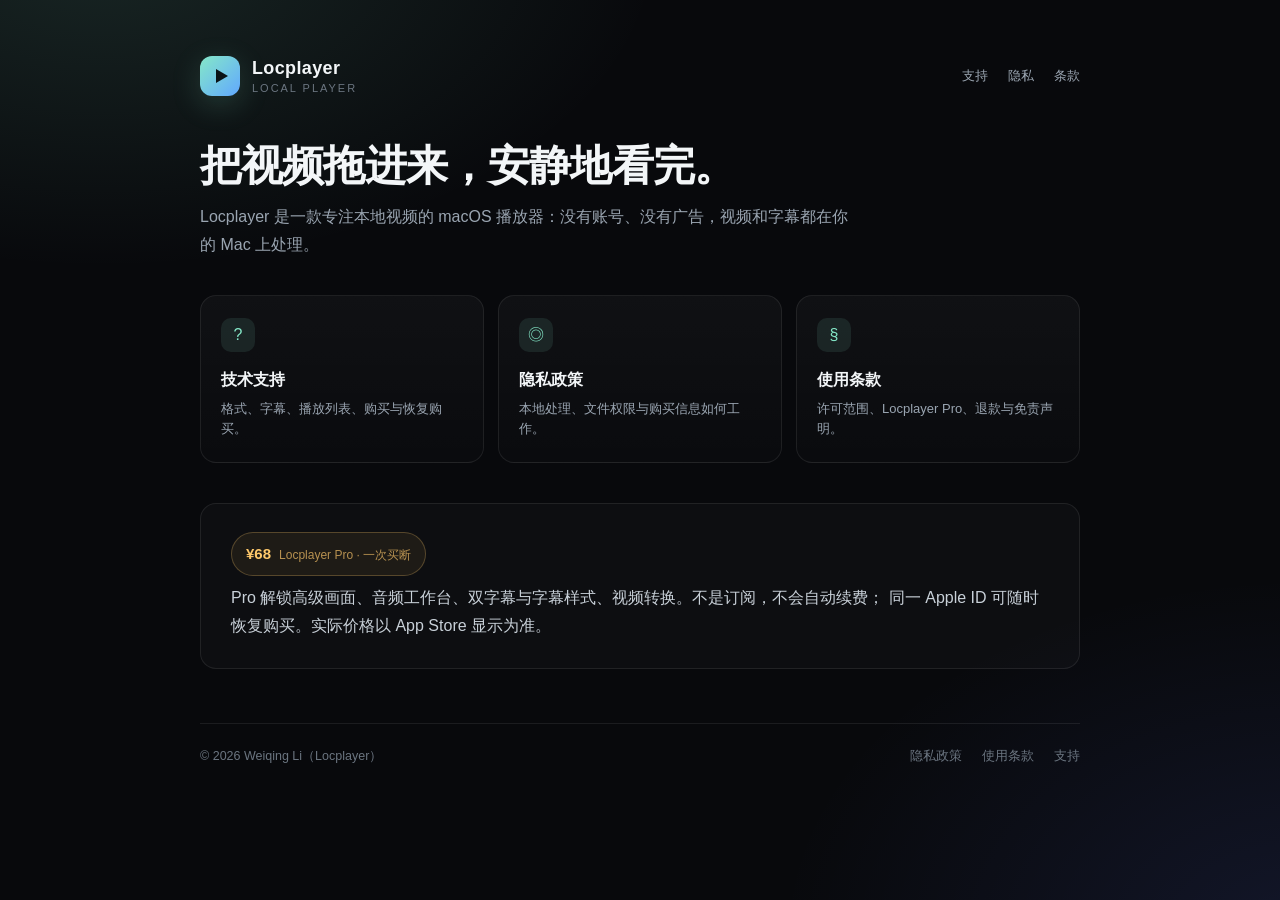
<file: index.html>
<!doctype html>
<html lang="zh-CN">
<head>
  <meta charset="utf-8">
  <meta name="viewport" content="width=device-width, initial-scale=1">
  <title>Locplayer · 本地视频播放器</title>
  <meta name="description" content="Locplayer 是一款专注本地视频的 macOS 播放器。隐私政策、使用条款与技术支持。">
  <link rel="stylesheet" href="style.css">
</head>
<body>
  <div class="wrap">
    <header class="site">
      <div class="logo" aria-hidden="true"></div>
      <div class="brand">
        <strong>Locplayer</strong>
        <span>LOCAL PLAYER</span>
      </div>
      <nav class="site-nav">
        <a href="support.html">支持</a>
        <a href="privacy.html">隐私</a>
        <a href="terms.html">条款</a>
      </nav>
    </header>

    <h1>把视频拖进来，安静地看完。</h1>
    <p class="lead">
      Locplayer 是一款专注本地视频的 macOS 播放器：没有账号、没有广告，视频和字幕都在你的 Mac 上处理。
    </p>

    <div class="cards">
      <a class="card" href="support.html">
        <div class="icon">?</div>
        <h2>技术支持</h2>
        <p>格式、字幕、播放列表、购买与恢复购买。</p>
      </a>
      <a class="card" href="privacy.html">
        <div class="icon">◎</div>
        <h2>隐私政策</h2>
        <p>本地处理、文件权限与购买信息如何工作。</p>
      </a>
      <a class="card" href="terms.html">
        <div class="icon">§</div>
        <h2>使用条款</h2>
        <p>许可范围、Locplayer Pro、退款与免责声明。</p>
      </a>
    </div>

    <div class="panel">
      <p style="margin-top:0"><span class="price">¥68 <small>Locplayer Pro · 一次买断</small></span></p>
      <p style="margin-bottom:0">
        Pro 解锁高级画面、音频工作台、双字幕与字幕样式、视频转换。不是订阅，不会自动续费；
        同一 Apple ID 可随时恢复购买。实际价格以 App Store 显示为准。
      </p>
    </div>

    <footer class="site">
      <span>© 2026 Weiqing Li（Locplayer）</span>
      <span class="spacer"></span>
      <a href="privacy.html">隐私政策</a>
      <a href="terms.html">使用条款</a>
      <a href="support.html">支持</a>
    </footer>
  </div>
</body>
</html>
</file>
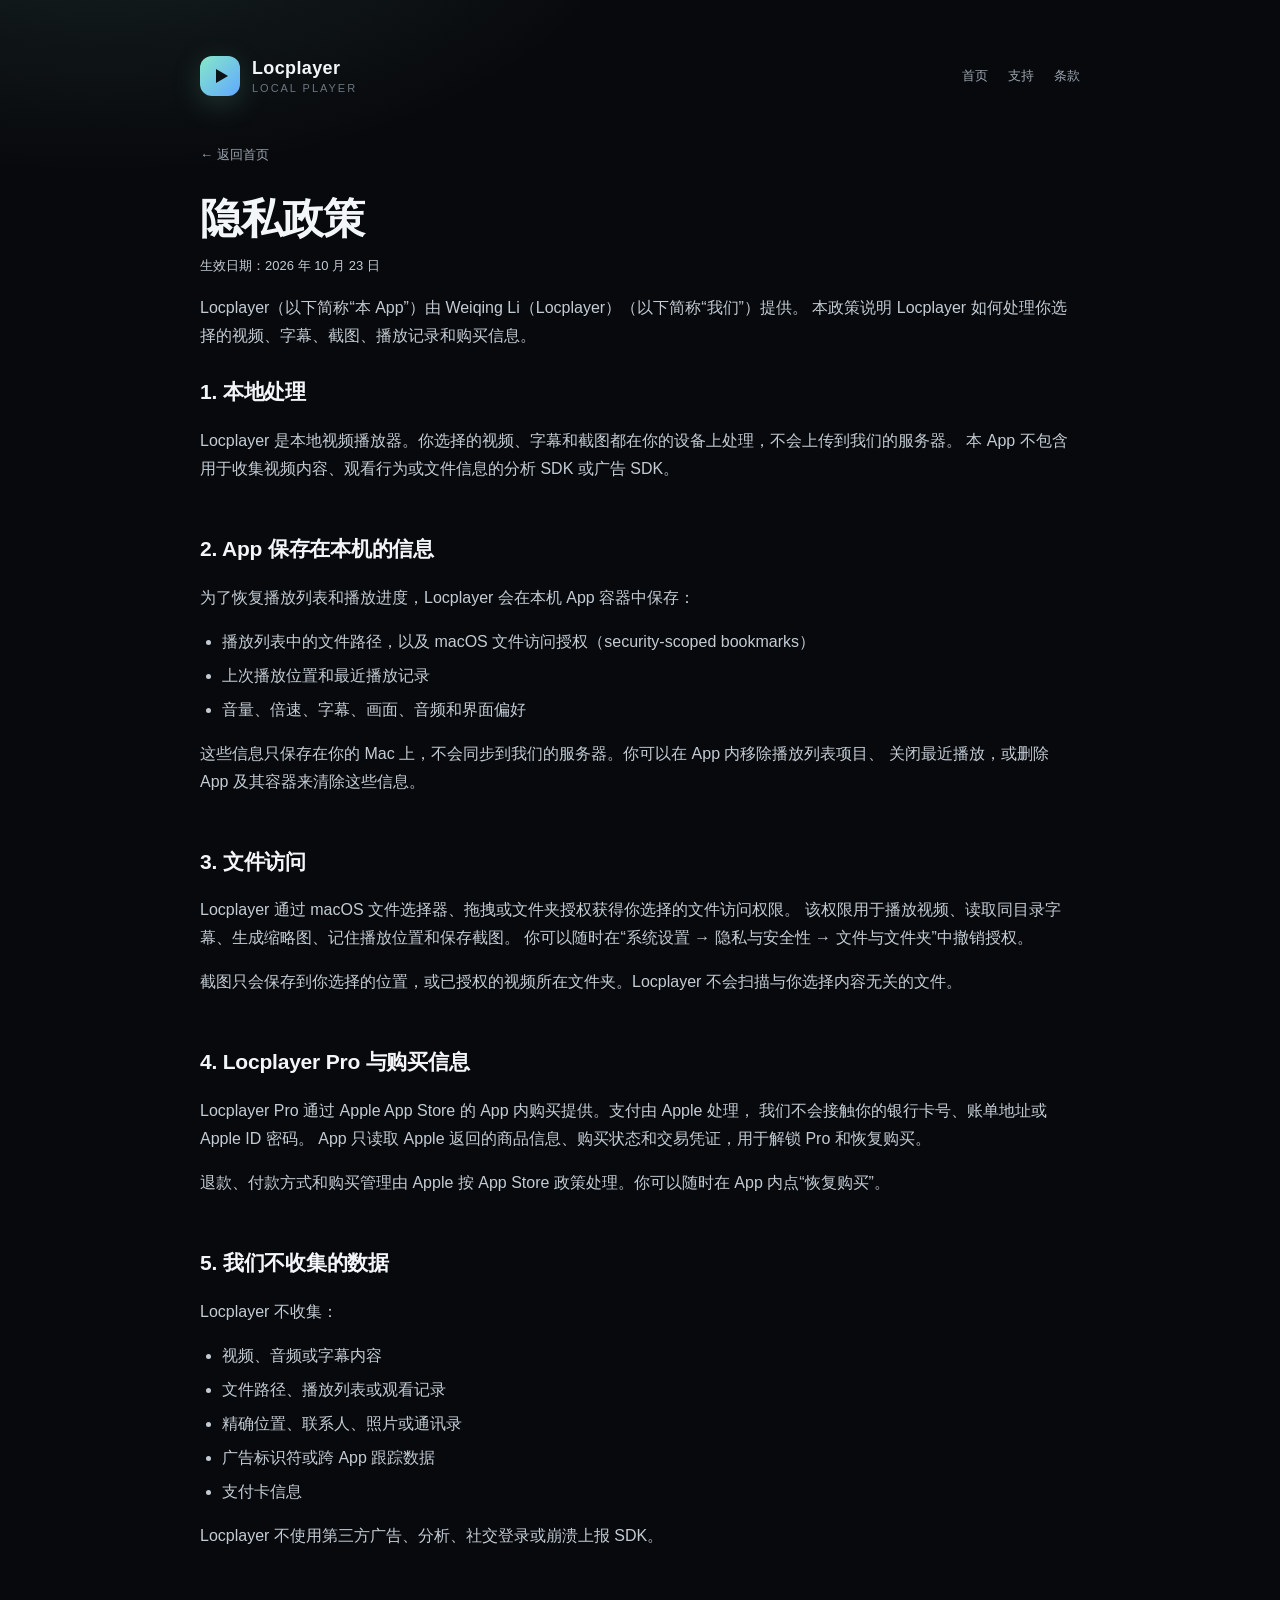
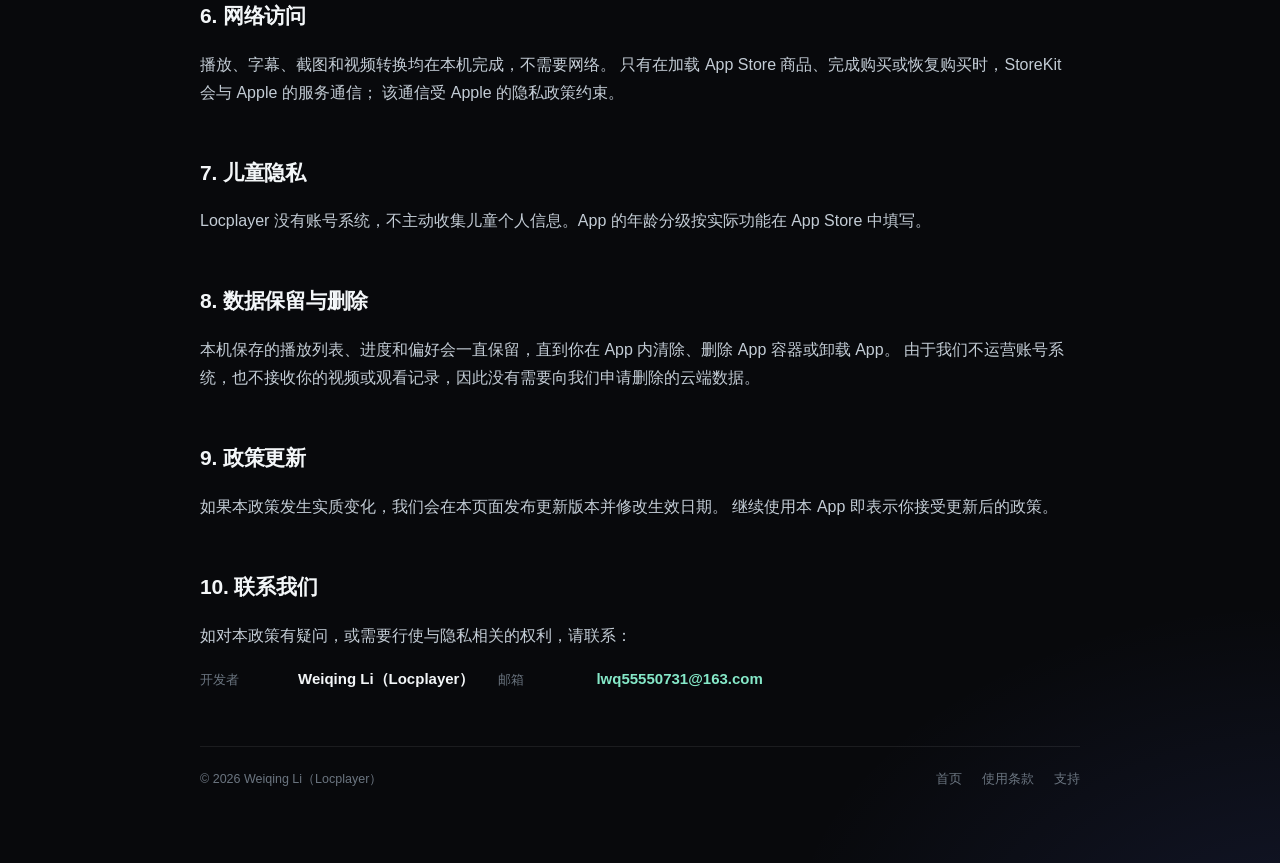
<file: privacy.html>
<!doctype html>
<html lang="zh-CN">
<head>
  <meta charset="utf-8">
  <meta name="viewport" content="width=device-width, initial-scale=1">
  <title>隐私政策 · Locplayer</title>
  <meta name="description" content="Locplayer 隐私政策：视频、字幕和截图都在本机处理。">
  <link rel="stylesheet" href="style.css">
</head>
<body>
  <div class="wrap doc">
    <header class="site">
      <div class="logo" aria-hidden="true"></div>
      <div class="brand">
        <strong>Locplayer</strong>
        <span>LOCAL PLAYER</span>
      </div>
      <nav class="site-nav">
        <a href="index.html">首页</a>
        <a href="support.html">支持</a>
        <a href="terms.html">条款</a>
      </nav>
    </header>

    <a class="back" href="index.html">← 返回首页</a>
    <h1>隐私政策</h1>
    <p class="meta">生效日期：2026 年 10 月 23 日</p>

    <p>
      Locplayer（以下简称“本 App”）由 Weiqing Li（Locplayer）（以下简称“我们”）提供。
      本政策说明 Locplayer 如何处理你选择的视频、字幕、截图、播放记录和购买信息。
    </p>

    <h2>1. 本地处理</h2>
    <p>
      Locplayer 是本地视频播放器。你选择的视频、字幕和截图都在你的设备上处理，不会上传到我们的服务器。
      本 App 不包含用于收集视频内容、观看行为或文件信息的分析 SDK 或广告 SDK。
    </p>

    <h2>2. App 保存在本机的信息</h2>
    <p>为了恢复播放列表和播放进度，Locplayer 会在本机 App 容器中保存：</p>
    <ul>
      <li>播放列表中的文件路径，以及 macOS 文件访问授权（security-scoped bookmarks）</li>
      <li>上次播放位置和最近播放记录</li>
      <li>音量、倍速、字幕、画面、音频和界面偏好</li>
    </ul>
    <p>
      这些信息只保存在你的 Mac 上，不会同步到我们的服务器。你可以在 App 内移除播放列表项目、
      关闭最近播放，或删除 App 及其容器来清除这些信息。
    </p>

    <h2>3. 文件访问</h2>
    <p>
      Locplayer 通过 macOS 文件选择器、拖拽或文件夹授权获得你选择的文件访问权限。
      该权限用于播放视频、读取同目录字幕、生成缩略图、记住播放位置和保存截图。
      你可以随时在“系统设置 → 隐私与安全性 → 文件与文件夹”中撤销授权。
    </p>
    <p>
      截图只会保存到你选择的位置，或已授权的视频所在文件夹。Locplayer 不会扫描与你选择内容无关的文件。
    </p>

    <h2>4. Locplayer Pro 与购买信息</h2>
    <p>
      Locplayer Pro 通过 Apple App Store 的 App 内购买提供。支付由 Apple 处理，
      我们不会接触你的银行卡号、账单地址或 Apple ID 密码。
      App 只读取 Apple 返回的商品信息、购买状态和交易凭证，用于解锁 Pro 和恢复购买。
    </p>
    <p>
      退款、付款方式和购买管理由 Apple 按 App Store 政策处理。你可以随时在 App 内点“恢复购买”。
    </p>

    <h2>5. 我们不收集的数据</h2>
    <p>Locplayer 不收集：</p>
    <ul>
      <li>视频、音频或字幕内容</li>
      <li>文件路径、播放列表或观看记录</li>
      <li>精确位置、联系人、照片或通讯录</li>
      <li>广告标识符或跨 App 跟踪数据</li>
      <li>支付卡信息</li>
    </ul>
    <p>Locplayer 不使用第三方广告、分析、社交登录或崩溃上报 SDK。</p>

    <h2>6. 网络访问</h2>
    <p>
      播放、字幕、截图和视频转换均在本机完成，不需要网络。
      只有在加载 App Store 商品、完成购买或恢复购买时，StoreKit 会与 Apple 的服务通信；
      该通信受 Apple 的隐私政策约束。
    </p>

    <h2>7. 儿童隐私</h2>
    <p>
      Locplayer 没有账号系统，不主动收集儿童个人信息。App 的年龄分级按实际功能在 App Store 中填写。
    </p>

    <h2>8. 数据保留与删除</h2>
    <p>
      本机保存的播放列表、进度和偏好会一直保留，直到你在 App 内清除、删除 App 容器或卸载 App。
      由于我们不运营账号系统，也不接收你的视频或观看记录，因此没有需要向我们申请删除的云端数据。
    </p>

    <h2>9. 政策更新</h2>
    <p>
      如果本政策发生实质变化，我们会在本页面发布更新版本并修改生效日期。
      继续使用本 App 即表示你接受更新后的政策。
    </p>

    <h2>10. 联系我们</h2>
    <p>如对本政策有疑问，或需要行使与隐私相关的权利，请联系：</p>
    <div class="contact-box">
      <span>开发者</span><strong>Weiqing Li（Locplayer）</strong>
      <span>邮箱</span><strong><a href="mailto:lwq55550731@163.com">lwq55550731@163.com</a></strong>
    </div>

    <footer class="site">
      <span>© 2026 Weiqing Li（Locplayer）</span>
      <span class="spacer"></span>
      <a href="index.html">首页</a>
      <a href="terms.html">使用条款</a>
      <a href="support.html">支持</a>
    </footer>
  </div>
</body>
</html>
</file>
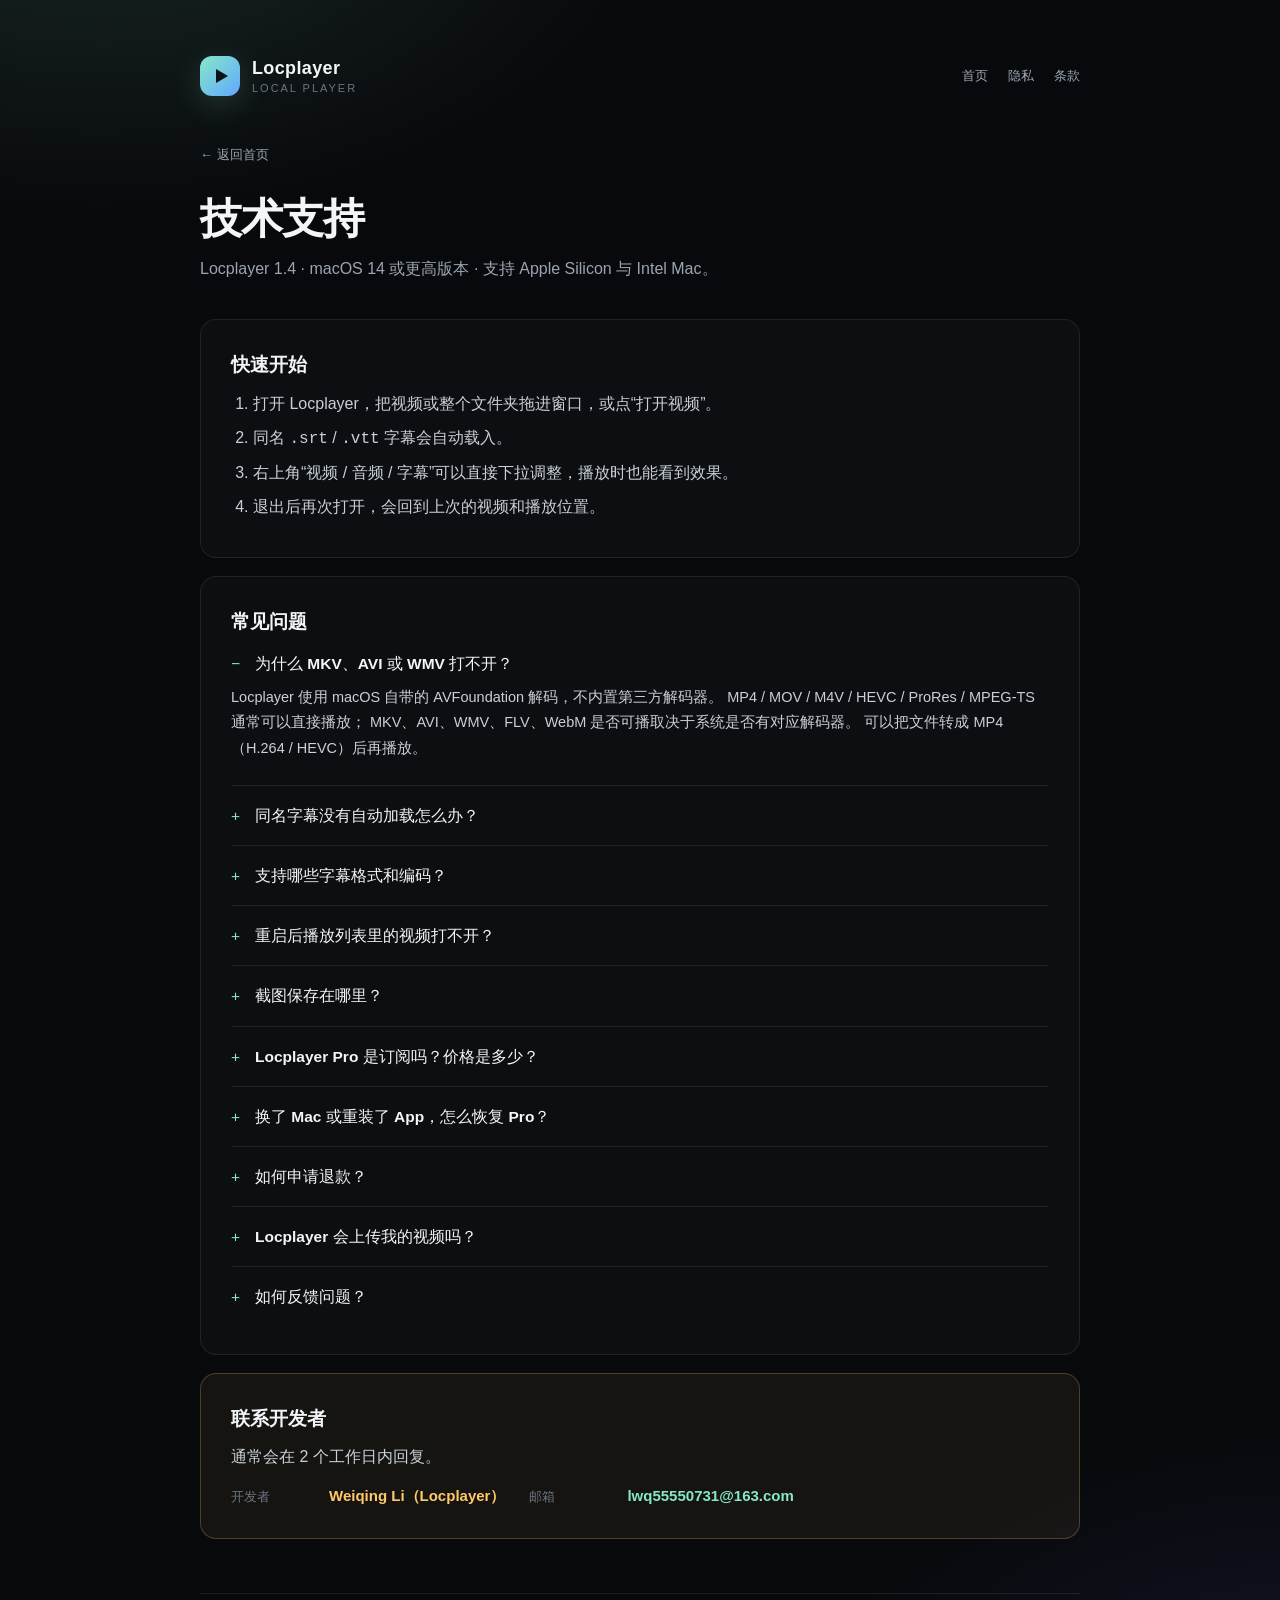
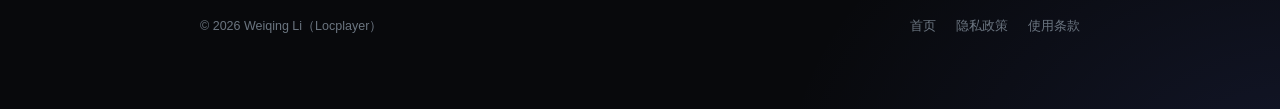
<file: support.html>
<!doctype html>
<html lang="zh-CN">
<head>
  <meta charset="utf-8">
  <meta name="viewport" content="width=device-width, initial-scale=1">
  <title>技术支持 · Locplayer</title>
  <meta name="description" content="Locplayer 技术支持：格式、字幕、播放列表、截图、购买与恢复购买。">
  <link rel="stylesheet" href="style.css">
</head>
<body>
  <div class="wrap">
    <header class="site">
      <div class="logo" aria-hidden="true"></div>
      <div class="brand">
        <strong>Locplayer</strong>
        <span>LOCAL PLAYER</span>
      </div>
      <nav class="site-nav">
        <a href="index.html">首页</a>
        <a href="privacy.html">隐私</a>
        <a href="terms.html">条款</a>
      </nav>
    </header>

    <a class="back" href="index.html">← 返回首页</a>
    <h1>技术支持</h1>
    <p class="lead">Locplayer 1.4 · macOS 14 或更高版本 · 支持 Apple Silicon 与 Intel Mac。</p>

    <div class="panel">
      <h2 style="margin-top:0">快速开始</h2>
      <ol>
        <li>打开 Locplayer，把视频或整个文件夹拖进窗口，或点“打开视频”。</li>
        <li>同名 <code>.srt</code> / <code>.vtt</code> 字幕会自动载入。</li>
        <li>右上角“视频 / 音频 / 字幕”可以直接下拉调整，播放时也能看到效果。</li>
        <li>退出后再次打开，会回到上次的视频和播放位置。</li>
      </ol>
    </div>

    <div class="panel">
      <h2 style="margin-top:0">常见问题</h2>

      <details open>
        <summary>为什么 MKV、AVI 或 WMV 打不开？</summary>
        <p>
          Locplayer 使用 macOS 自带的 AVFoundation 解码，不内置第三方解码器。
          MP4 / MOV / M4V / HEVC / ProRes / MPEG-TS 通常可以直接播放；
          MKV、AVI、WMV、FLV、WebM 是否可播取决于系统是否有对应解码器。
          可以把文件转成 MP4（H.264 / HEVC）后再播放。
        </p>
      </details>

      <details>
        <summary>同名字幕没有自动加载怎么办？</summary>
        <p>
          确认字幕与视频在同一个文件夹，并且文件名相同，例如
          <code>浮光.mp4</code> 对应 <code>浮光.srt</code>。
          如果你只打开了单个视频，请在右上角“字幕”下拉里点“授权视频所在文件夹”，
          授权一次后即可读取同目录字幕。也可以在“字幕”下拉里手动“载入字幕…”。
        </p>
      </details>

      <details>
        <summary>支持哪些字幕格式和编码？</summary>
        <p>
          支持 SRT 和 VTT，可识别 UTF-8、UTF-16 和 GB18030 编码。
          暂不支持 ASS / SSA 特效字幕。字幕延迟可在下拉面板里以 0.1 秒为单位调整。
        </p>
      </details>

      <details>
        <summary>重启后播放列表里的视频打不开？</summary>
        <p>
          这通常是 macOS 文件访问权限失效导致的。请在列表里移除该视频后重新添加，
          或在“字幕”下拉里重新授权视频所在文件夹。第一次打开“文稿”“下载”“桌面”等目录时，
          系统询问权限请选择允许。若仍无法恢复，请确认视频没有被移动、重命名或删除。
        </p>
      </details>

      <details>
        <summary>截图保存在哪里？</summary>
        <p>
          默认保存在视频文件旁边。如果该文件夹没有写入权限，App 会询问你选择保存位置。
          截图格式为 PNG，快捷键是 ⇧⌘E，也可以点右上角的相机按钮。
        </p>
      </details>

      <details>
        <summary>Locplayer Pro 是订阅吗？价格是多少？</summary>
        <p>
          不是订阅。Locplayer Pro 是一次性买断的非消耗型内购，不会自动续费。
          中国大陆 App Store 标价为 ¥68，其他地区以 App Store 结算页显示为准。
        </p>
      </details>

      <details>
        <summary>换了 Mac 或重装了 App，怎么恢复 Pro？</summary>
        <p>
          用购买时相同的 Apple ID 登录 App Store，打开 Locplayer 的 Pro 页面，点“恢复购买”。
          如果仍显示未解锁，请确认 App Store 账号正确、网络可用，然后重新打开 App 再试。
        </p>
      </details>

      <details>
        <summary>如何申请退款？</summary>
        <p>
          购买由 Apple 处理。请访问
          <a href="https://reportaproblem.apple.com" rel="noopener">reportaproblem.apple.com</a>
          登录后选择对应购买申请退款。开发者无法直接处理 Apple 的扣款或退款。
        </p>
      </details>

      <details>
        <summary>Locplayer 会上传我的视频吗？</summary>
        <p>
          不会。视频、字幕、截图和播放记录都在你的 Mac 上处理。
          只有 App Store 购买与恢复购买会通过 StoreKit 与 Apple 通信。
          详见 <a href="privacy.html">隐私政策</a>。
        </p>
      </details>

      <details>
        <summary>如何反馈问题？</summary>
        <p>
          请发邮件到 <a href="mailto:lwq55550731@163.com">lwq55550731@163.com</a>，并附上 macOS 版本、Locplayer 版本、视频格式和问题描述。
          如果方便，请附上出错时的截图；不要发送包含隐私内容的完整视频。
        </p>
      </details>
    </div>

    <div class="panel notice">
      <h2 style="margin-top:0">联系开发者</h2>
      <p style="margin-bottom:6px">通常会在 2 个工作日内回复。</p>
      <div class="contact-box">
        <span>开发者</span><strong>Weiqing Li（Locplayer）</strong>
        <span>邮箱</span><strong><a href="mailto:lwq55550731@163.com">lwq55550731@163.com</a></strong>
      </div>
    </div>

    <footer class="site">
      <span>© 2026 Weiqing Li（Locplayer）</span>
      <span class="spacer"></span>
      <a href="index.html">首页</a>
      <a href="privacy.html">隐私政策</a>
      <a href="terms.html">使用条款</a>
    </footer>
  </div>
</body>
</html>
</file>
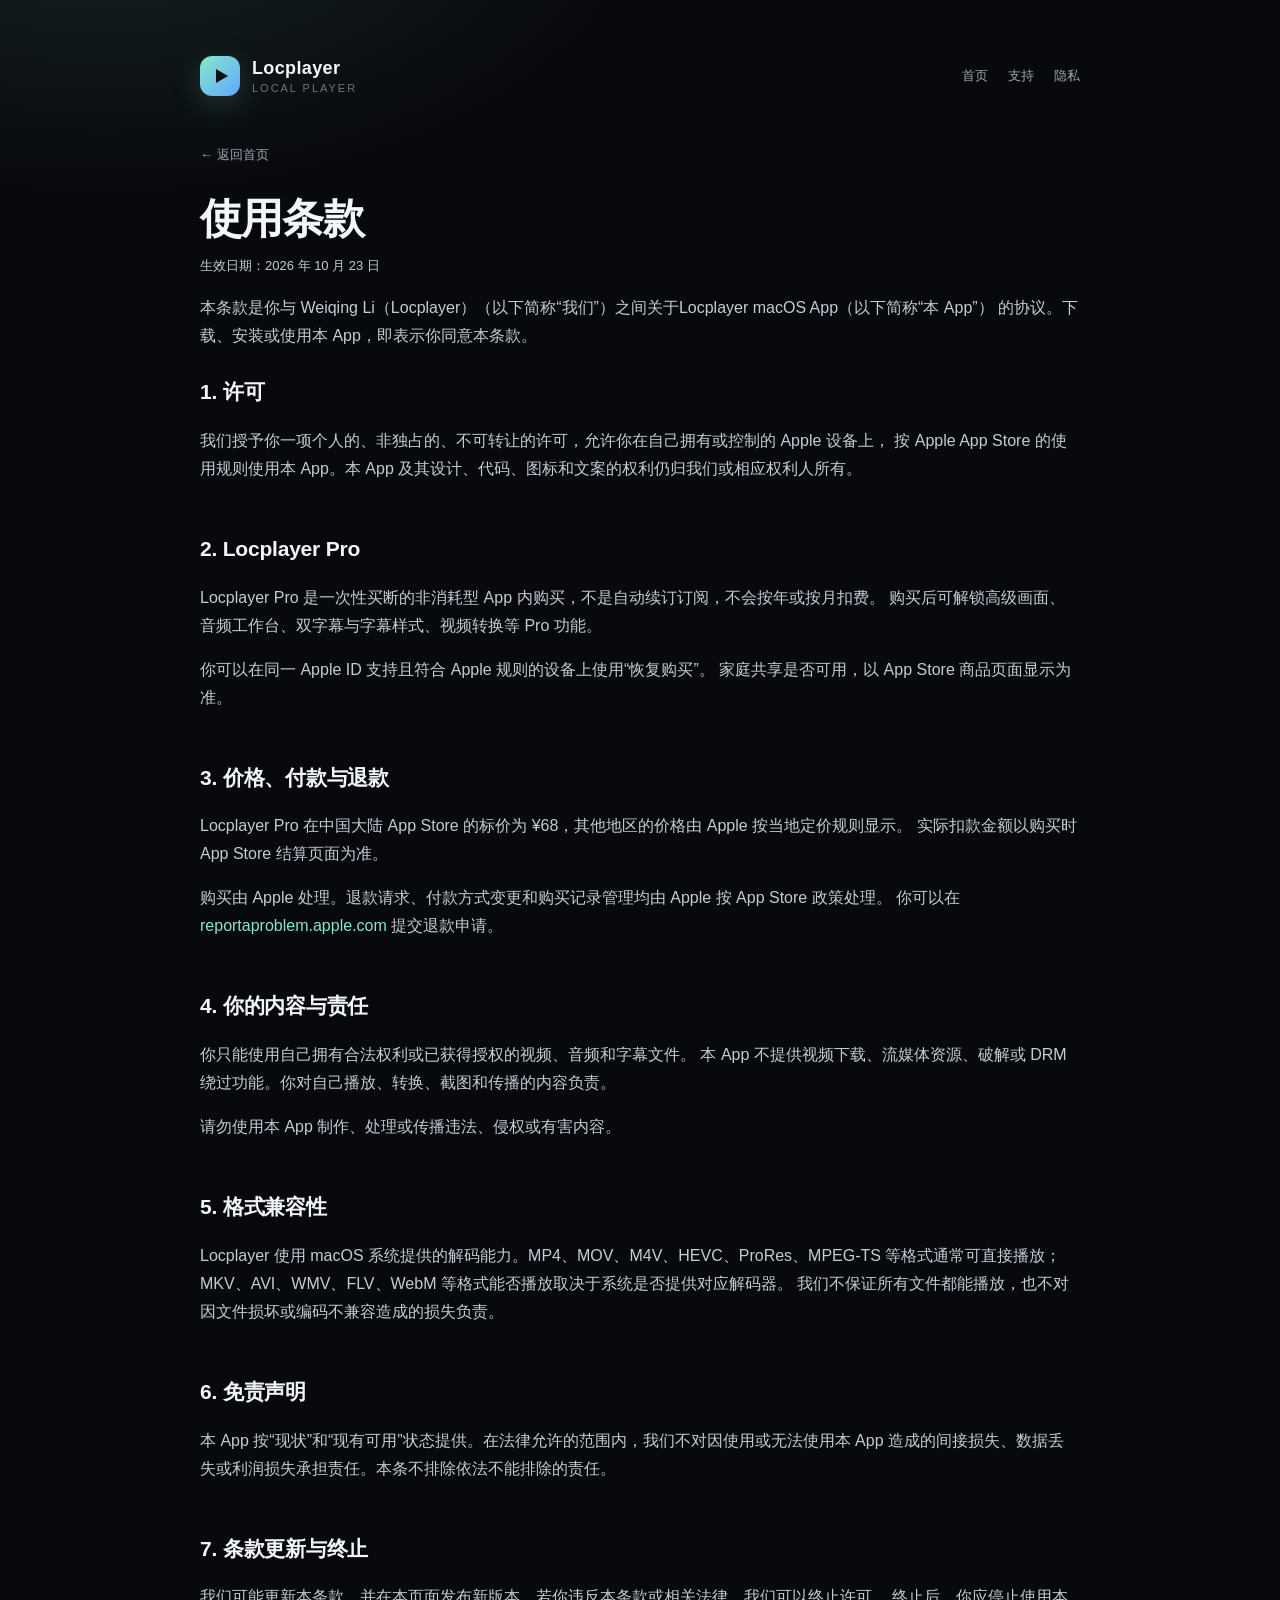
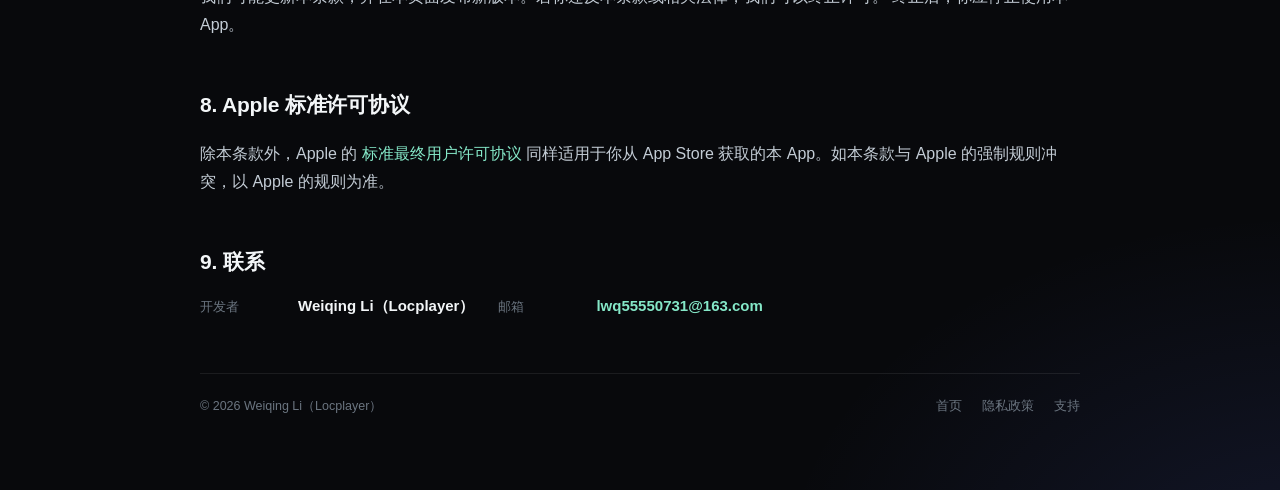
<file: terms.html>
<!doctype html>
<html lang="zh-CN">
<head>
  <meta charset="utf-8">
  <meta name="viewport" content="width=device-width, initial-scale=1">
  <title>使用条款 · Locplayer</title>
  <meta name="description" content="Locplayer 使用条款：许可、Locplayer Pro、退款与免责声明。">
  <link rel="stylesheet" href="style.css">
</head>
<body>
  <div class="wrap doc">
    <header class="site">
      <div class="logo" aria-hidden="true"></div>
      <div class="brand">
        <strong>Locplayer</strong>
        <span>LOCAL PLAYER</span>
      </div>
      <nav class="site-nav">
        <a href="index.html">首页</a>
        <a href="support.html">支持</a>
        <a href="privacy.html">隐私</a>
      </nav>
    </header>

    <a class="back" href="index.html">← 返回首页</a>
    <h1>使用条款</h1>
    <p class="meta">生效日期：2026 年 10 月 23 日</p>

    <p>
      本条款是你与 Weiqing Li（Locplayer）（以下简称“我们”）之间关于Locplayer macOS App（以下简称“本 App”）
      的协议。下载、安装或使用本 App，即表示你同意本条款。
    </p>

    <h2>1. 许可</h2>
    <p>
      我们授予你一项个人的、非独占的、不可转让的许可，允许你在自己拥有或控制的 Apple 设备上，
      按 Apple App Store 的使用规则使用本 App。本 App 及其设计、代码、图标和文案的权利仍归我们或相应权利人所有。
    </p>

    <h2>2. Locplayer Pro</h2>
    <p>
      Locplayer Pro 是一次性买断的非消耗型 App 内购买，不是自动续订订阅，不会按年或按月扣费。
      购买后可解锁高级画面、音频工作台、双字幕与字幕样式、视频转换等 Pro 功能。
    </p>
    <p>
      你可以在同一 Apple ID 支持且符合 Apple 规则的设备上使用“恢复购买”。
      家庭共享是否可用，以 App Store 商品页面显示为准。
    </p>

    <h2>3. 价格、付款与退款</h2>
    <p>
      Locplayer Pro 在中国大陆 App Store 的标价为 ¥68，其他地区的价格由 Apple 按当地定价规则显示。
      实际扣款金额以购买时 App Store 结算页面为准。
    </p>
    <p>
      购买由 Apple 处理。退款请求、付款方式变更和购买记录管理均由 Apple 按 App Store 政策处理。
      你可以在 <a href="https://reportaproblem.apple.com" rel="noopener">reportaproblem.apple.com</a> 提交退款申请。
    </p>

    <h2>4. 你的内容与责任</h2>
    <p>
      你只能使用自己拥有合法权利或已获得授权的视频、音频和字幕文件。
      本 App 不提供视频下载、流媒体资源、破解或 DRM 绕过功能。你对自己播放、转换、截图和传播的内容负责。
    </p>
    <p>
      请勿使用本 App 制作、处理或传播违法、侵权或有害内容。
    </p>

    <h2>5. 格式兼容性</h2>
    <p>
      Locplayer 使用 macOS 系统提供的解码能力。MP4、MOV、M4V、HEVC、ProRes、MPEG-TS 等格式通常可直接播放；
      MKV、AVI、WMV、FLV、WebM 等格式能否播放取决于系统是否提供对应解码器。
      我们不保证所有文件都能播放，也不对因文件损坏或编码不兼容造成的损失负责。
    </p>

    <h2>6. 免责声明</h2>
    <p>
      本 App 按“现状”和“现有可用”状态提供。在法律允许的范围内，我们不对因使用或无法使用本 App
      造成的间接损失、数据丢失或利润损失承担责任。本条不排除依法不能排除的责任。
    </p>

    <h2>7. 条款更新与终止</h2>
    <p>
      我们可能更新本条款，并在本页面发布新版本。若你违反本条款或相关法律，我们可以终止许可。
      终止后，你应停止使用本 App。
    </p>

    <h2>8. Apple 标准许可协议</h2>
    <p>
      除本条款外，Apple 的
      <a href="https://www.apple.com/legal/internet-services/itunes/dev/stdeula/" rel="noopener">标准最终用户许可协议</a>
      同样适用于你从 App Store 获取的本 App。如本条款与 Apple 的强制规则冲突，以 Apple 的规则为准。
    </p>

    <h2>9. 联系</h2>
    <div class="contact-box">
      <span>开发者</span><strong>Weiqing Li（Locplayer）</strong>
      <span>邮箱</span><strong><a href="mailto:lwq55550731@163.com">lwq55550731@163.com</a></strong>
    </div>

    <footer class="site">
      <span>© 2026 Weiqing Li（Locplayer）</span>
      <span class="spacer"></span>
      <a href="index.html">首页</a>
      <a href="privacy.html">隐私政策</a>
      <a href="support.html">支持</a>
    </footer>
  </div>
</body>
</html>
</file>
<file: style.css>
:root {
  --bg: #08090c;
  --panel: #111319;
  --panel-2: #171a22;
  --stroke: rgba(255, 255, 255, 0.08);
  --stroke-strong: rgba(255, 255, 255, 0.14);
  --text: #f3f6f8;
  --muted: #9aa5b1;
  --faint: #6b7580;
  --accent: #85e8c8;
  --accent-2: #61a8ff;
  --gold: #ffc96b;
  --radius: 16px;
}

* {
  box-sizing: border-box;
}

html {
  scroll-behavior: smooth;
}

body {
  margin: 0;
  min-height: 100vh;
  color: var(--text);
  background:
    radial-gradient(900px 520px at 8% -6%, rgba(133, 232, 200, 0.13), transparent 62%),
    radial-gradient(820px 560px at 102% 104%, rgba(96, 120, 255, 0.12), transparent 64%),
    var(--bg);
  font-family: -apple-system, BlinkMacSystemFont, "SF Pro Text", "PingFang SC",
    "Hiragino Sans GB", "Microsoft YaHei", sans-serif;
  font-size: 16px;
  line-height: 1.75;
  -webkit-font-smoothing: antialiased;
}

a {
  color: var(--accent);
  text-decoration: none;
}

a:hover {
  text-decoration: underline;
  text-underline-offset: 3px;
}

.wrap {
  width: min(880px, calc(100% - 40px));
  margin: 0 auto;
  padding: 56px 0 72px;
}

header.site {
  display: flex;
  align-items: center;
  gap: 12px;
  margin-bottom: 44px;
}

.logo {
  width: 40px;
  height: 40px;
  border-radius: 12px;
  background: linear-gradient(135deg, var(--accent), var(--accent-2));
  display: grid;
  place-items: center;
  box-shadow: 0 8px 30px rgba(133, 232, 200, 0.18);
  flex: none;
}

.logo::after {
  content: "";
  width: 0;
  height: 0;
  border-left: 12px solid #0a1216;
  border-top: 7px solid transparent;
  border-bottom: 7px solid transparent;
  margin-left: 3px;
}

.brand {
  display: flex;
  flex-direction: column;
  line-height: 1.3;
}

.brand strong {
  font-size: 18px;
  font-weight: 650;
  letter-spacing: 0.02em;
}

.brand span {
  font-size: 11px;
  letter-spacing: 0.18em;
  color: var(--faint);
}

.site-nav {
  margin-left: auto;
  display: flex;
  gap: 20px;
  font-size: 13px;
  color: var(--muted);
}

.site-nav a {
  color: var(--muted);
}

.site-nav a:hover {
  color: var(--text);
}

h1 {
  margin: 0 0 10px;
  font-size: clamp(30px, 4.6vw, 42px);
  line-height: 1.25;
  letter-spacing: -0.02em;
  font-weight: 700;
}

.lead {
  margin: 0 0 36px;
  color: var(--muted);
  font-size: 16px;
  max-width: 660px;
}

.meta {
  margin-top: 8px;
  color: var(--faint);
  font-size: 13px;
}

.cards {
  display: grid;
  grid-template-columns: repeat(3, minmax(0, 1fr));
  gap: 14px;
  margin: 34px 0 40px;
}

.card {
  display: block;
  padding: 22px 20px;
  background: linear-gradient(180deg, rgba(255, 255, 255, 0.035), rgba(255, 255, 255, 0.012));
  border: 1px solid var(--stroke);
  border-radius: var(--radius);
  color: var(--text);
  transition: transform 160ms ease, border-color 160ms ease, background 160ms ease;
}

.card:hover {
  text-decoration: none;
  transform: translateY(-2px);
  border-color: var(--stroke-strong);
  background: linear-gradient(180deg, rgba(255, 255, 255, 0.055), rgba(255, 255, 255, 0.018));
}

.card .icon {
  display: grid;
  place-items: center;
  width: 34px;
  height: 34px;
  margin-bottom: 14px;
  border-radius: 10px;
  background: rgba(133, 232, 200, 0.1);
  color: var(--accent);
  font-size: 16px;
}

.card h2 {
  margin: 0 0 5px;
  font-size: 16px;
  font-weight: 620;
}

.card p {
  margin: 0;
  color: var(--muted);
  font-size: 13px;
  line-height: 1.6;
}

.panel {
  background: rgba(255, 255, 255, 0.022);
  border: 1px solid var(--stroke);
  border-radius: var(--radius);
  padding: 28px 30px;
  margin: 0 0 18px;
}

.panel h2 {
  margin: 0 0 8px;
  font-size: 19px;
  font-weight: 640;
}

.panel p,
.panel ul,
.panel ol {
  margin: 8px 0;
  color: #c8d0d8;
}

.panel ul,
.panel ol {
  padding-left: 22px;
}

.panel li {
  margin: 6px 0;
}

.notice {
  border: 1px solid rgba(255, 201, 107, 0.24);
  background: rgba(255, 201, 107, 0.06);
}

.notice strong {
  color: var(--gold);
}

.doc h2 {
  margin: 40px 0 10px;
  padding-top: 8px;
  font-size: 21px;
  font-weight: 650;
  letter-spacing: -0.01em;
}

.doc h2:first-of-type {
  margin-top: 8px;
}

.doc p,
.doc li {
  color: #c3ccd5;
}

.doc ul {
  padding-left: 22px;
}

.doc li {
  margin: 6px 0;
}

.doc .muted {
  color: var(--faint);
}

.contact-box {
  display: flex;
  flex-wrap: wrap;
  gap: 8px 24px;
  align-items: baseline;
  margin-top: 12px;
  font-size: 15px;
}

.contact-box span {
  color: var(--faint);
  font-size: 13px;
  min-width: 74px;
}

details {
  border-top: 1px solid var(--stroke);
  padding: 16px 0;
}

details:first-of-type {
  border-top: 0;
  padding-top: 4px;
}

summary {
  cursor: pointer;
  font-weight: 580;
  font-size: 15.5px;
  list-style: none;
  display: flex;
  gap: 10px;
  align-items: baseline;
}

summary::-webkit-details-marker {
  display: none;
}

summary::before {
  content: "+";
  color: var(--accent);
  font-weight: 500;
  width: 14px;
  flex: none;
}

details[open] summary::before {
  content: "−";
}

details p {
  margin: 10px 0 2px 24px;
  color: var(--muted);
  font-size: 14.5px;
}

.price {
  display: inline-flex;
  align-items: baseline;
  gap: 8px;
  padding: 8px 14px;
  border-radius: 999px;
  border: 1px solid rgba(255, 201, 107, 0.25);
  background: rgba(255, 201, 107, 0.07);
  color: var(--gold);
  font-weight: 650;
  font-size: 15px;
}

.price small {
  color: rgba(255, 201, 107, 0.68);
  font-weight: 500;
  font-size: 12px;
}

footer.site {
  margin-top: 54px;
  padding-top: 22px;
  border-top: 1px solid var(--stroke);
  display: flex;
  flex-wrap: wrap;
  gap: 8px 20px;
  color: var(--faint);
  font-size: 12.5px;
}

footer.site .spacer {
  flex: 1;
}

footer.site a {
  color: var(--faint);
}

footer.site a:hover {
  color: var(--muted);
}

.back {
  display: inline-flex;
  align-items: center;
  gap: 6px;
  margin-bottom: 26px;
  color: var(--muted);
  font-size: 13px;
}

@media (max-width: 720px) {
  .wrap {
    width: min(100% - 32px, 880px);
    padding: 34px 0 52px;
  }

  header.site {
    margin-bottom: 30px;
  }

  .site-nav {
    display: none;
  }

  .cards {
    grid-template-columns: 1fr;
  }

  .panel {
    padding: 22px 20px;
  }
}

@media (prefers-reduced-motion: reduce) {
  * {
    transition: none !important;
  }
}
</file>
